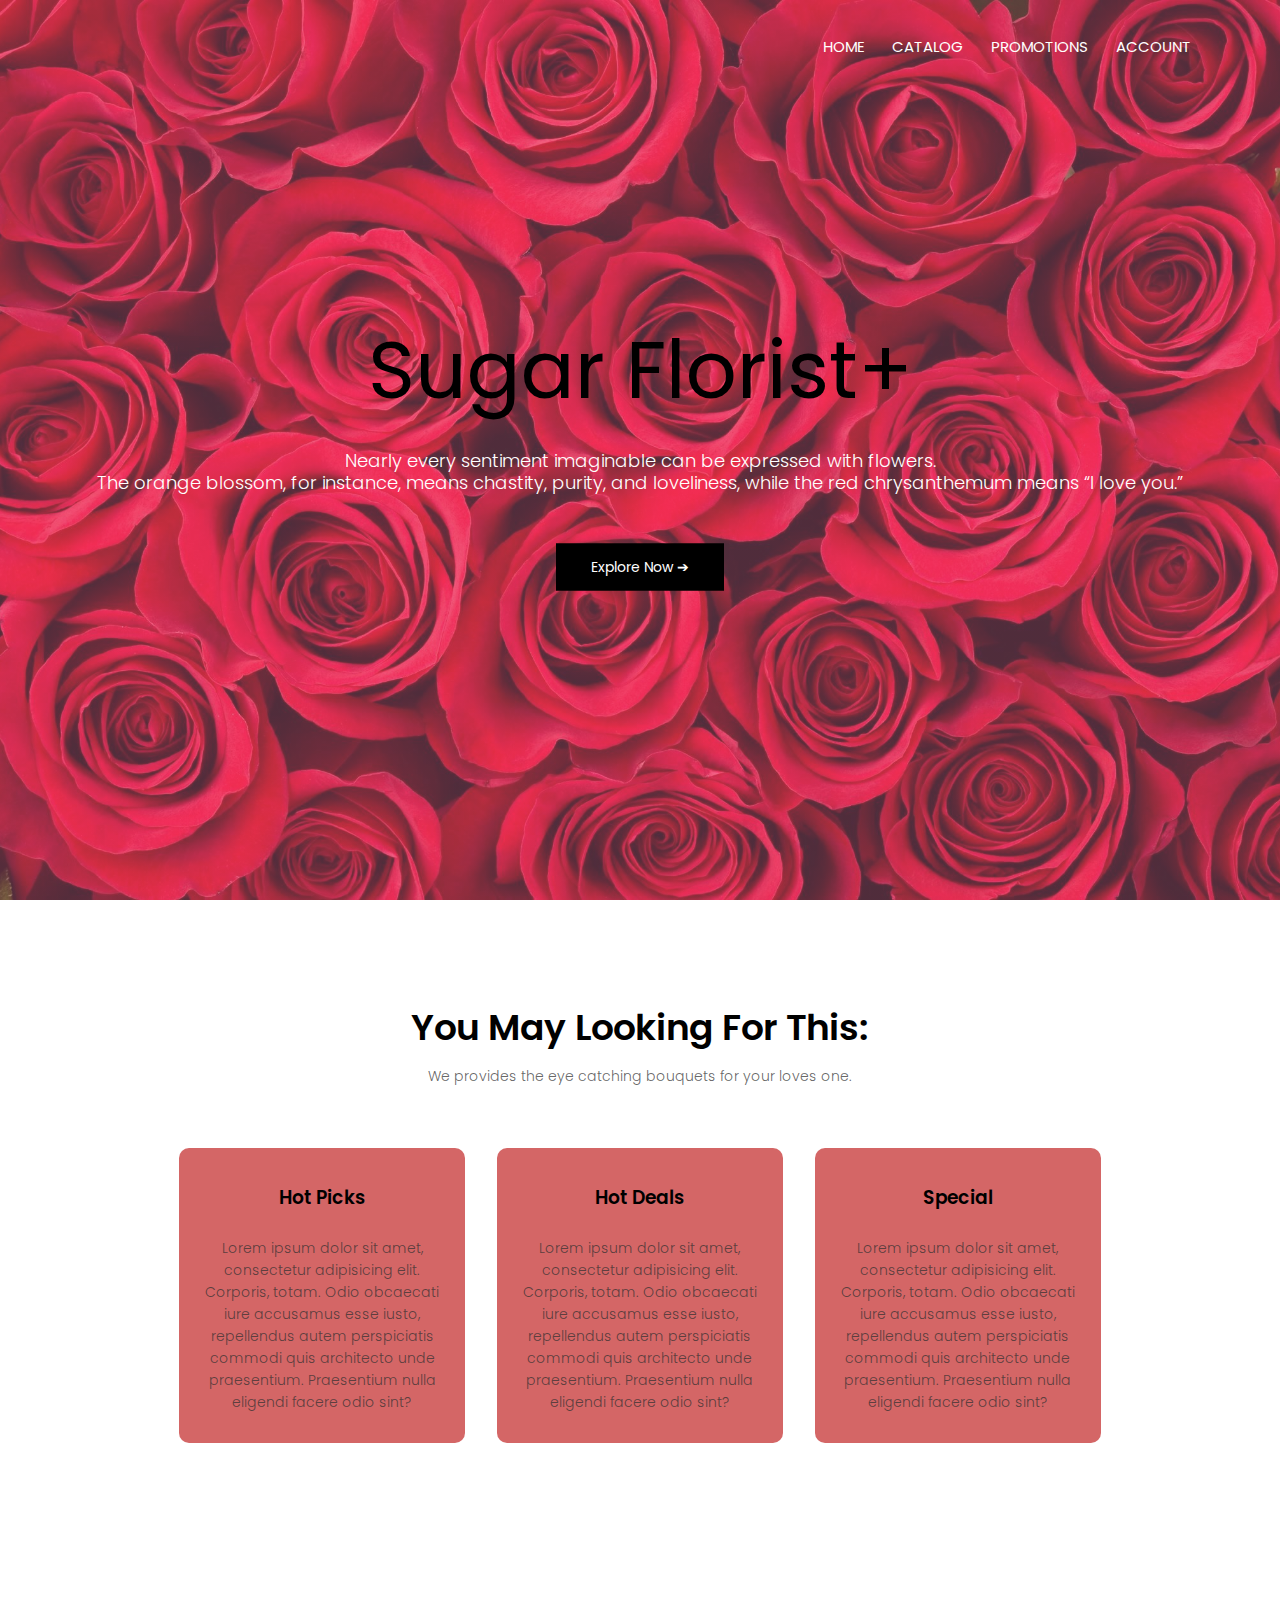
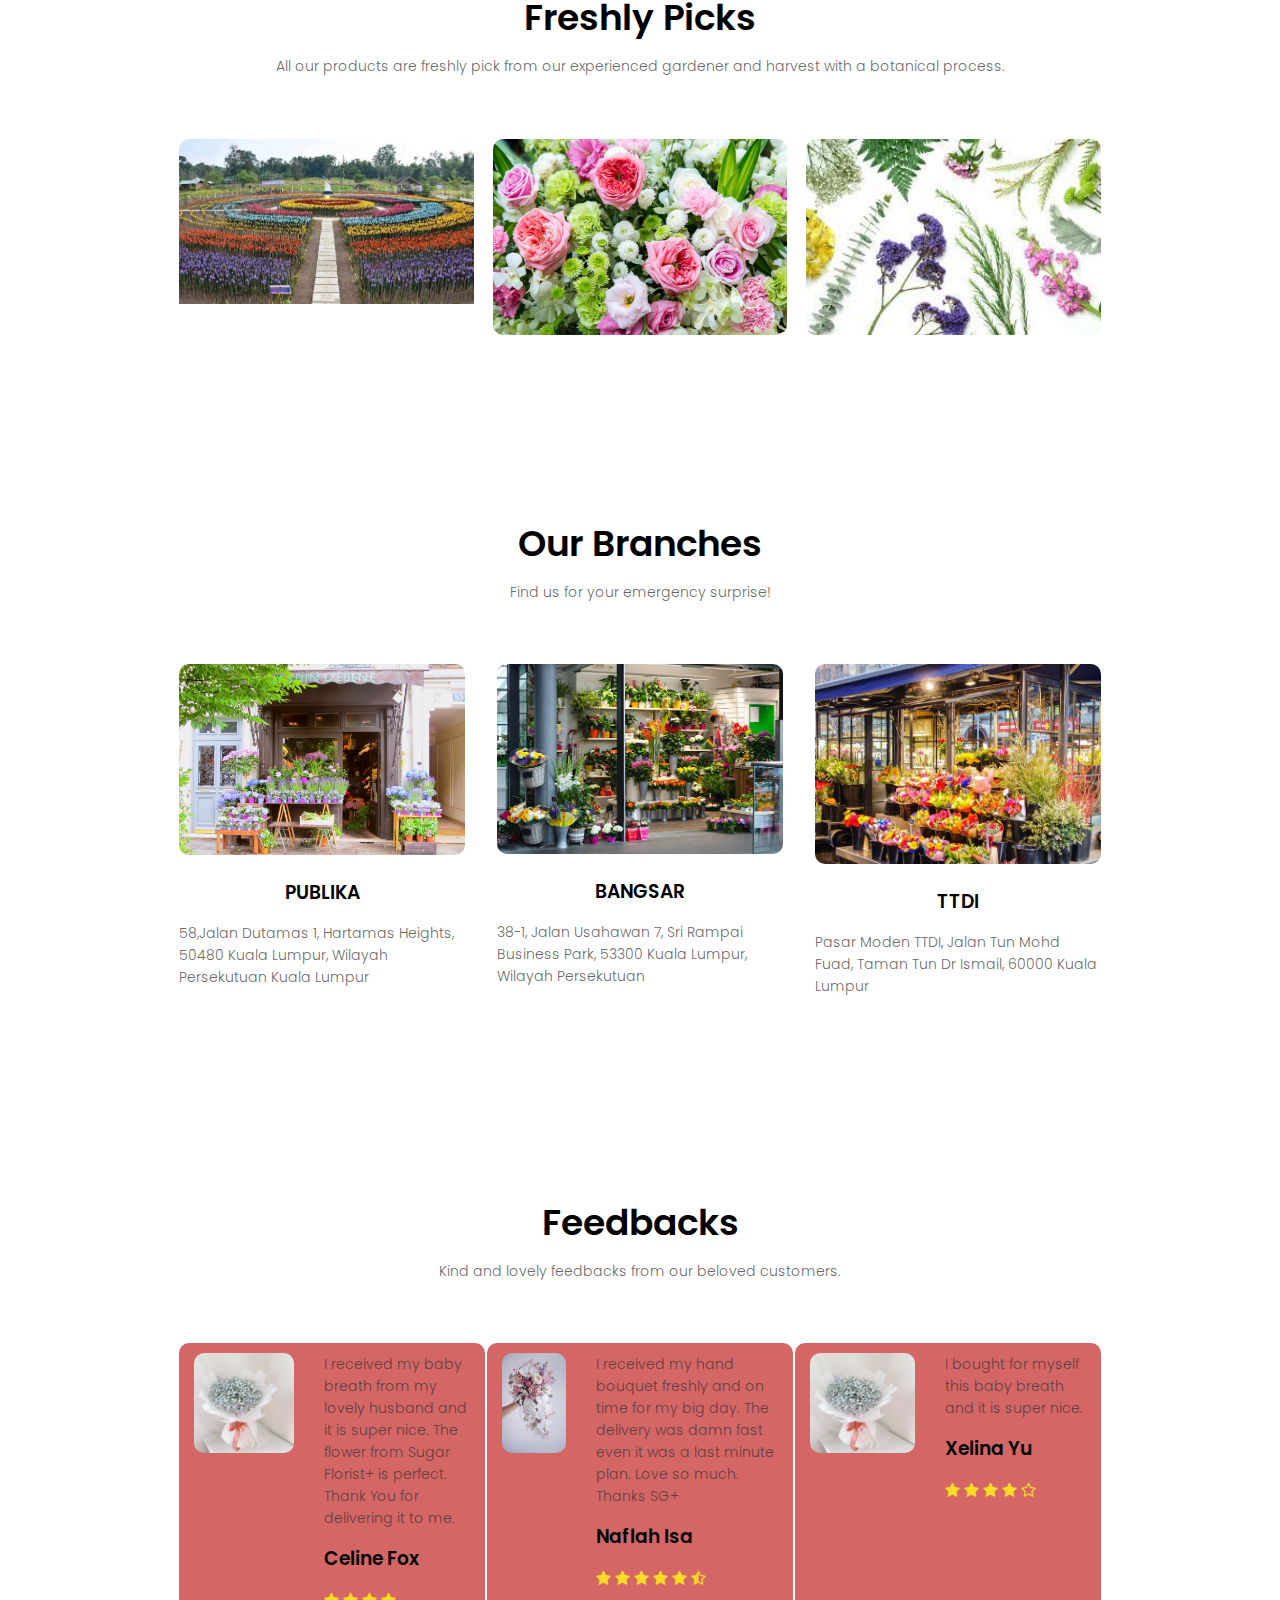
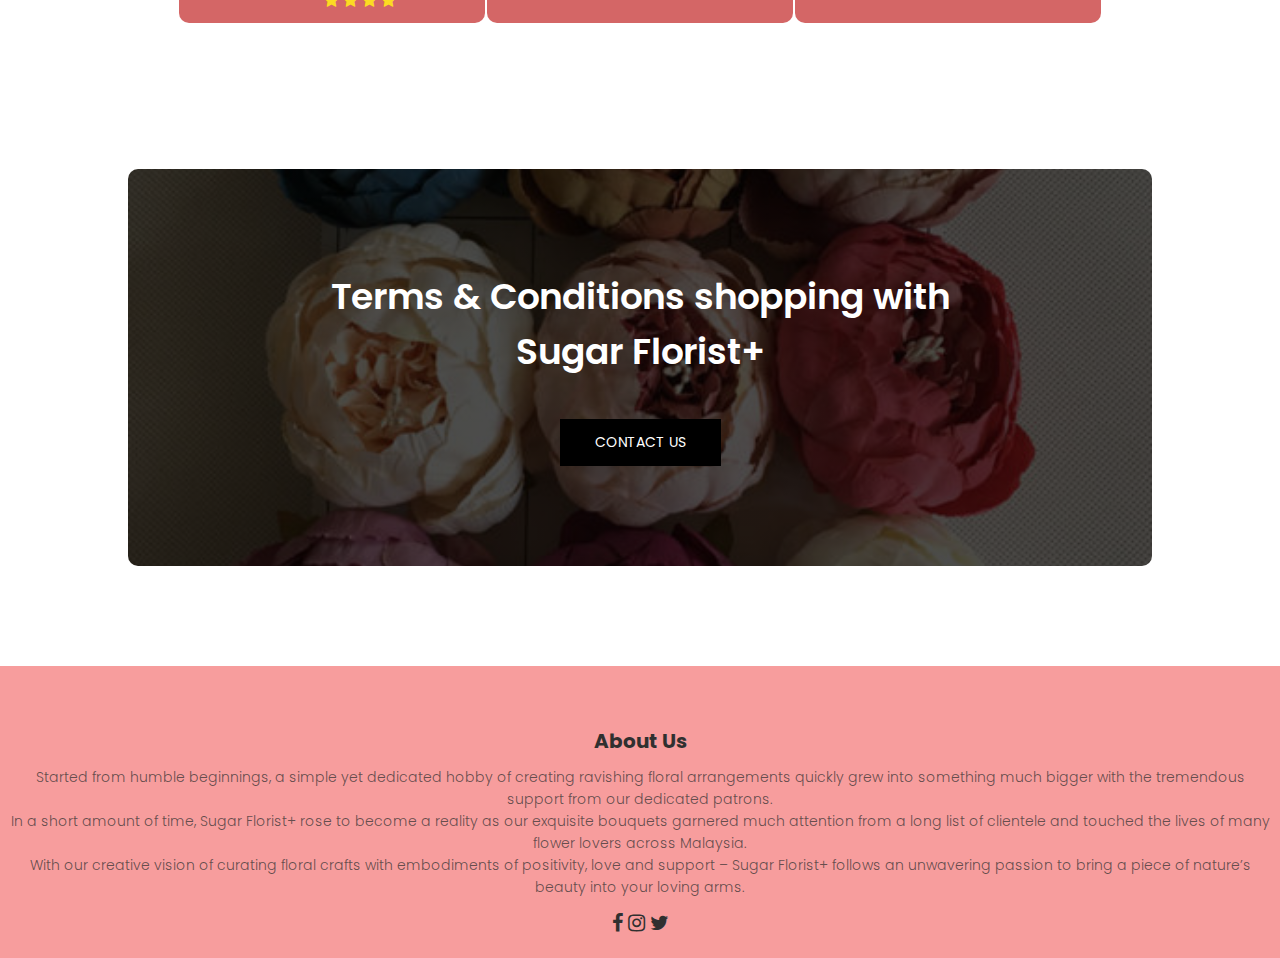
<file: index.html>
<!DOCTYPE html>
<html lang="en">
<head>
    <meta name="viewport" content="width=device-width, initial-scale=1.0">
    <title>Sugar Florist+</title>
    <link rel="shorcut icon" type="image/jpg" href="images/favicon.jpg">
    <link rel="stylesheet" href="style.css">
    <link rel="preconnect" href="https://fonts.googleapis.com">
<link rel="preconnect" href="https://fonts.gstatic.com" crossorigin>
<link href="https://fonts.googleapis.com/css2?family=Poppins:wght@100;200;300;400;500;600;700&display=swap" rel="stylesheet">
<link rel="stylesheet" href="https://stackpath.bootstrapcdn.com/font-awesome/4.7.0/css/font-awesome.min.css">
</head>
<body>
<section class="header">
        <nav>
            <div class="nav-links" id="navLinks">
                <i class="fa fa-times" onclick="hiddenMenu()"></i>
                <ul>
                    <li><a href="">HOME</a></li>
                    <li><a href="">CATALOG</a></li>
                    <li><a href="">PROMOTIONS</a></li>
                    <li><a href="">ACCOUNT</a></li>
                </ul>
            </div>
            <i class="fa fa-bars"  onclick="showMenu()"></i>
        </nav>

<div class="text-box">
    <h1>Sugar Florist+</h1>
    <p>Nearly every sentiment imaginable can be expressed with flowers. <br> 
        The orange blossom, for instance, means chastity, purity, and loveliness, while the red chrysanthemum means “I love you.”
    </p>
    <a href=""class="hero-btn">Explore Now &#10132;</a>
</div>


</section>

<!--- You May Looking For This --->

<section class="Looking">
    <h1>You May Looking For This:</h1>
    <p>We provides the eye catching bouquets for your loves one.</p>

    <div class="row">
        <div class="Looking-col">
            <h3>Hot Picks</h3>
            <p>Lorem ipsum dolor sit amet, consectetur adipisicing elit. 
                Corporis, totam. Odio obcaecati iure accusamus esse iusto, repellendus autem perspiciatis commodi quis architecto unde praesentium. 
                Praesentium nulla eligendi facere odio sint?</p>
        </div>
        <div class="Looking-col">
            <h3>Hot Deals</h3>
            <p>Lorem ipsum dolor sit amet, consectetur adipisicing elit. 
                Corporis, totam. Odio obcaecati iure accusamus esse iusto, repellendus autem perspiciatis commodi quis architecto unde praesentium. 
                Praesentium nulla eligendi facere odio sint?</p>
        </div>
        <div class="Looking-col">
            <h3>Special</h3>
            <p>Lorem ipsum dolor sit amet, consectetur adipisicing elit. 
                Corporis, totam. Odio obcaecati iure accusamus esse iusto, repellendus autem perspiciatis commodi quis architecto unde praesentium. 
                Praesentium nulla eligendi facere odio sint?</p>
        </div>
    </div>
</section>


<!--- Freshly Picks --->

<section class="fresh">
    <h1>Freshly Picks</h1>
    <p>All our products are freshly pick from our experienced gardener and harvest with a botanical process.</p>

<div class="row">
    <div class="fresh-col">
        <img src="images/nursery.jpg">
        <div class="layer">
            <h3>NURSERY</h3>
        </div>
    </div>
    <div class="fresh-col">
        <img src="images/plow.jpg">
        <div class="layer">
            <h3>FLOWERS</h3>
        </div>
    </div>
    <div class="fresh-col">
        <img src="images/leaves.jpg">
        <div class="layer">
            <h3>LEAVES</h3>
        </div>
    </div>
</div>
</section>

<!----Branches ---->

<section class="branch">
    <h1>Our Branches</h1>
    <p>Find us for your emergency surprise!</p>

    <div class="row">
        <div class="branch-col">
            <img src="images/f1.jpg">
            <h3>PUBLIKA</h3>
            <p>58,Jalan Dutamas 1, Hartamas Heights, 50480 Kuala Lumpur,
                 Wilayah Persekutuan Kuala Lumpur</p>
        </div>
        <div class="branch-col">
            <img src="images/f2.jpg">
            <h3>BANGSAR</h3>
            <p>38-1, Jalan Usahawan 7, Sri Rampai Business Park, 
                53300 Kuala Lumpur, Wilayah Persekutuan</p>
        </div>
        <div class="branch-col">
            <img src="images/f3.jpg">
            <h3>TTDI</h3>
            <p>Pasar Moden TTDI, Jalan Tun Mohd Fuad, Taman Tun Dr Ismail, 60000 Kuala Lumpur</p>
        </div>
    </div>
    
</section>

<!---Feedback --->

<section class="feedback">
    <h1>Feedbacks</h1>
    <p>Kind and lovely feedbacks from our beloved customers.</p>
    
    <div class="row">
        <div class="feedback-col">
            <img src="images/baby_breath.jpg"> 
            <div>
                <p>I received my baby breath from my lovely husband and it is super nice. 
                    The flower from Sugar Florist+ is perfect. Thank You for delivering it to me.</p>
                    <h3>Celine Fox</h3>
                    <i class="fa fa-star"></i>
                    <i class="fa fa-star"></i>
                    <i class="fa fa-star"></i>
                    <i class="fa fa-star"></i>
            </div>
        </div>
        <div class="feedback-col">
            <img src="images/bride.png"> 
            <div>
                <p>I received my hand bouquet freshly and on time for my big day. The delivery was damn fast even it was a last minute plan. Love so much. Thanks SG+ </p>
                    <h3>Naflah Isa</h3>
                    <i class="fa fa-star"></i>
                    <i class="fa fa-star"></i>
                    <i class="fa fa-star"></i>
                    <i class="fa fa-star"></i>
                    <i class="fa fa-star"></i>
                    <i class="fa fa-star-half-o"></i>
            </div>
        </div>
        <div class="feedback-col">
            <img src="images/baby_breath.jpg"> 
            <div>
                <p>I bought for myself this baby breath and it is super nice. </p>
                    <h3>Xelina Yu</h3>
                    <i class="fa fa-star"></i>
                    <i class="fa fa-star"></i>
                    <i class="fa fa-star"></i>
                    <i class="fa fa-star"></i>
                    <i class="fa fa-star-o"></i>
            </div>
        </div>           
    </div>

</section>


<!--- Terms & Conditions --->

<section class="terms">
    <h1>Terms & Conditions shopping with <br> Sugar Florist+</h1>
    <a href="" class="hero-btn">CONTACT US</a>

</section>

<!--- Footer --->

<section class="footer">
    <h4>About Us</h4>
    <p>Started from humble beginnings, a simple yet dedicated hobby of creating ravishing floral arrangements quickly grew into something much bigger with the tremendous support from our dedicated patrons. <br>
        In a short amount of time, Sugar Florist+ rose to become a reality as our exquisite bouquets garnered much attention from a long list of clientele and touched the lives of many flower lovers across Malaysia.<br> With our creative vision of curating floral crafts with embodiments of positivity, love and support – Sugar Florist+ follows an unwavering passion to bring a piece of nature’s beauty into your loving arms.

    </p>
        <div class="icons">
            <i class="fa fa-facebook"></i>
            <i class="fa fa-instagram"></i>
            <i class="fa fa-twitter"></i>
        </div>
       


</section>












<!---JScript 4 toggle menu--->
<script>

    var navLinks = document.getElementById("navLinks")

    function showMenu(){
        navLinks.style.right = "0";
    }
    function hiddenMenu(){
        navLinks.style.right = "-200px";
    }

</script>

    
</body>
</html>
</file>
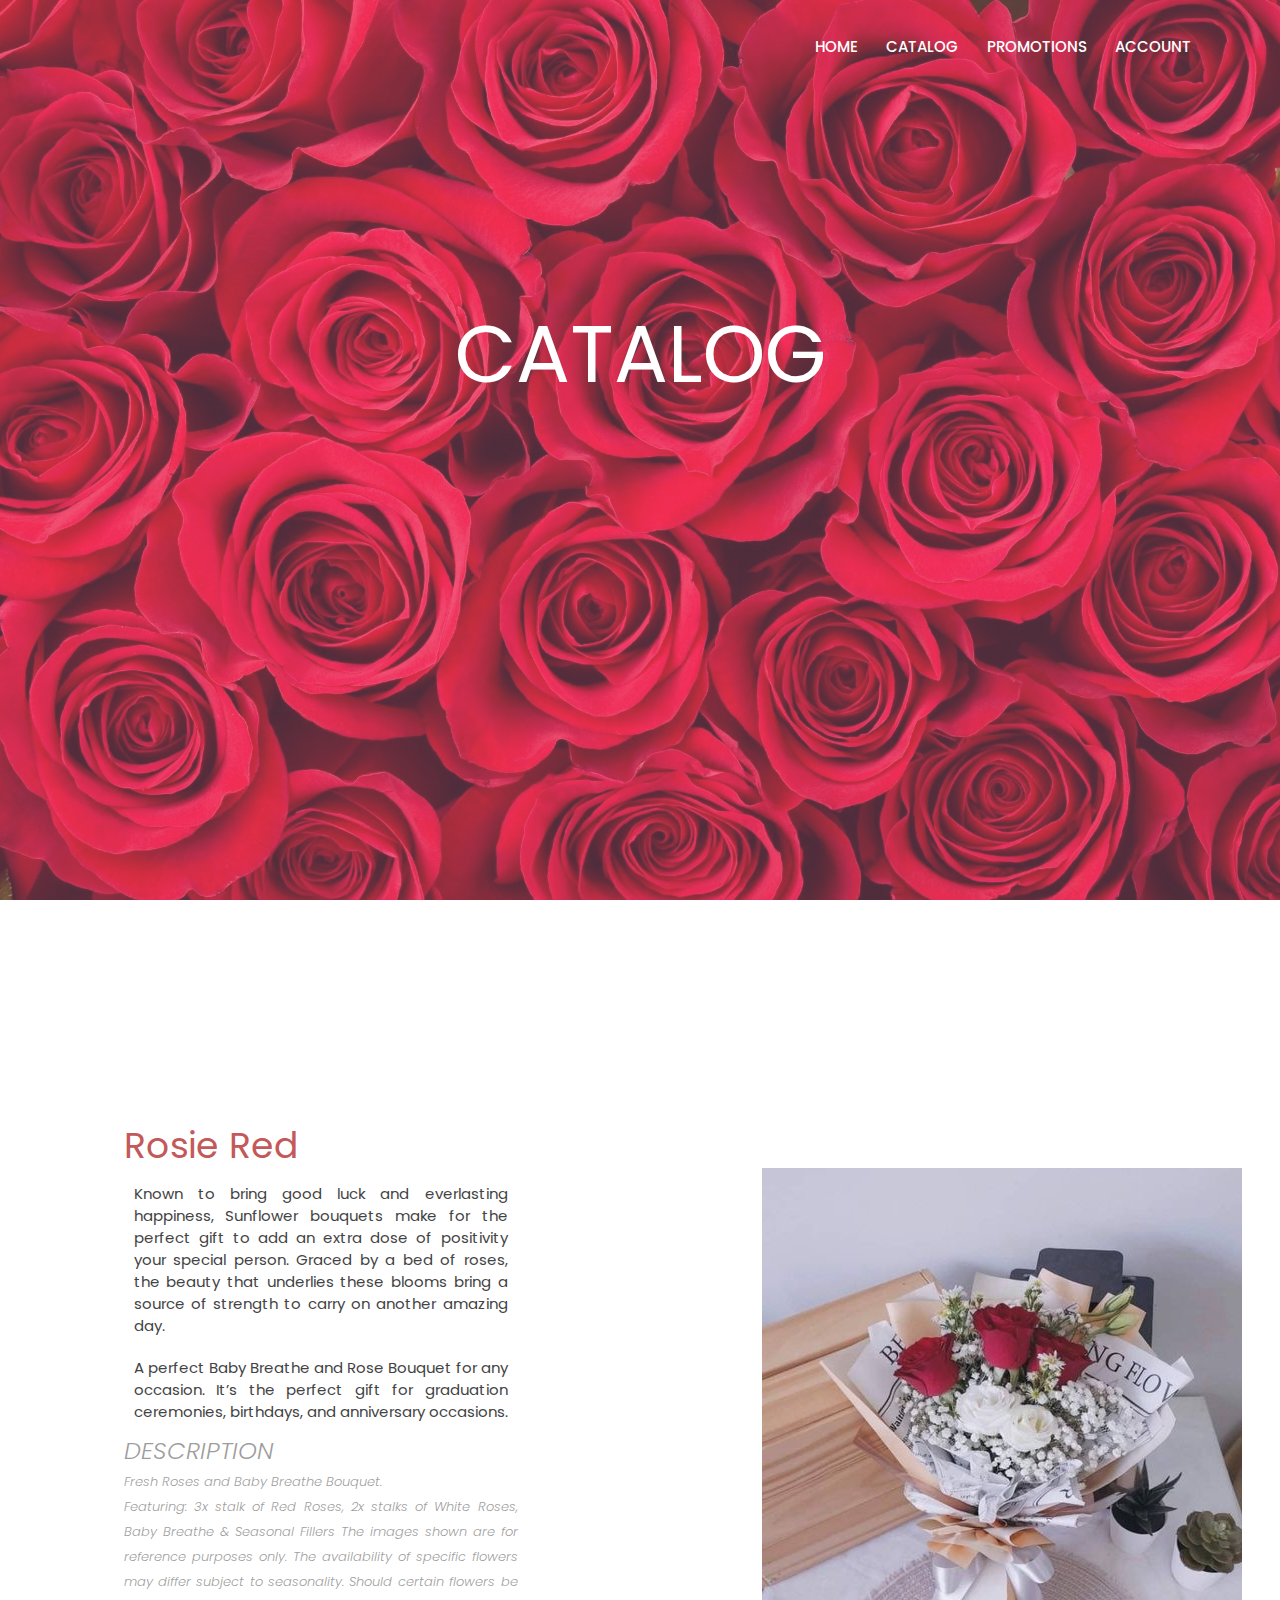
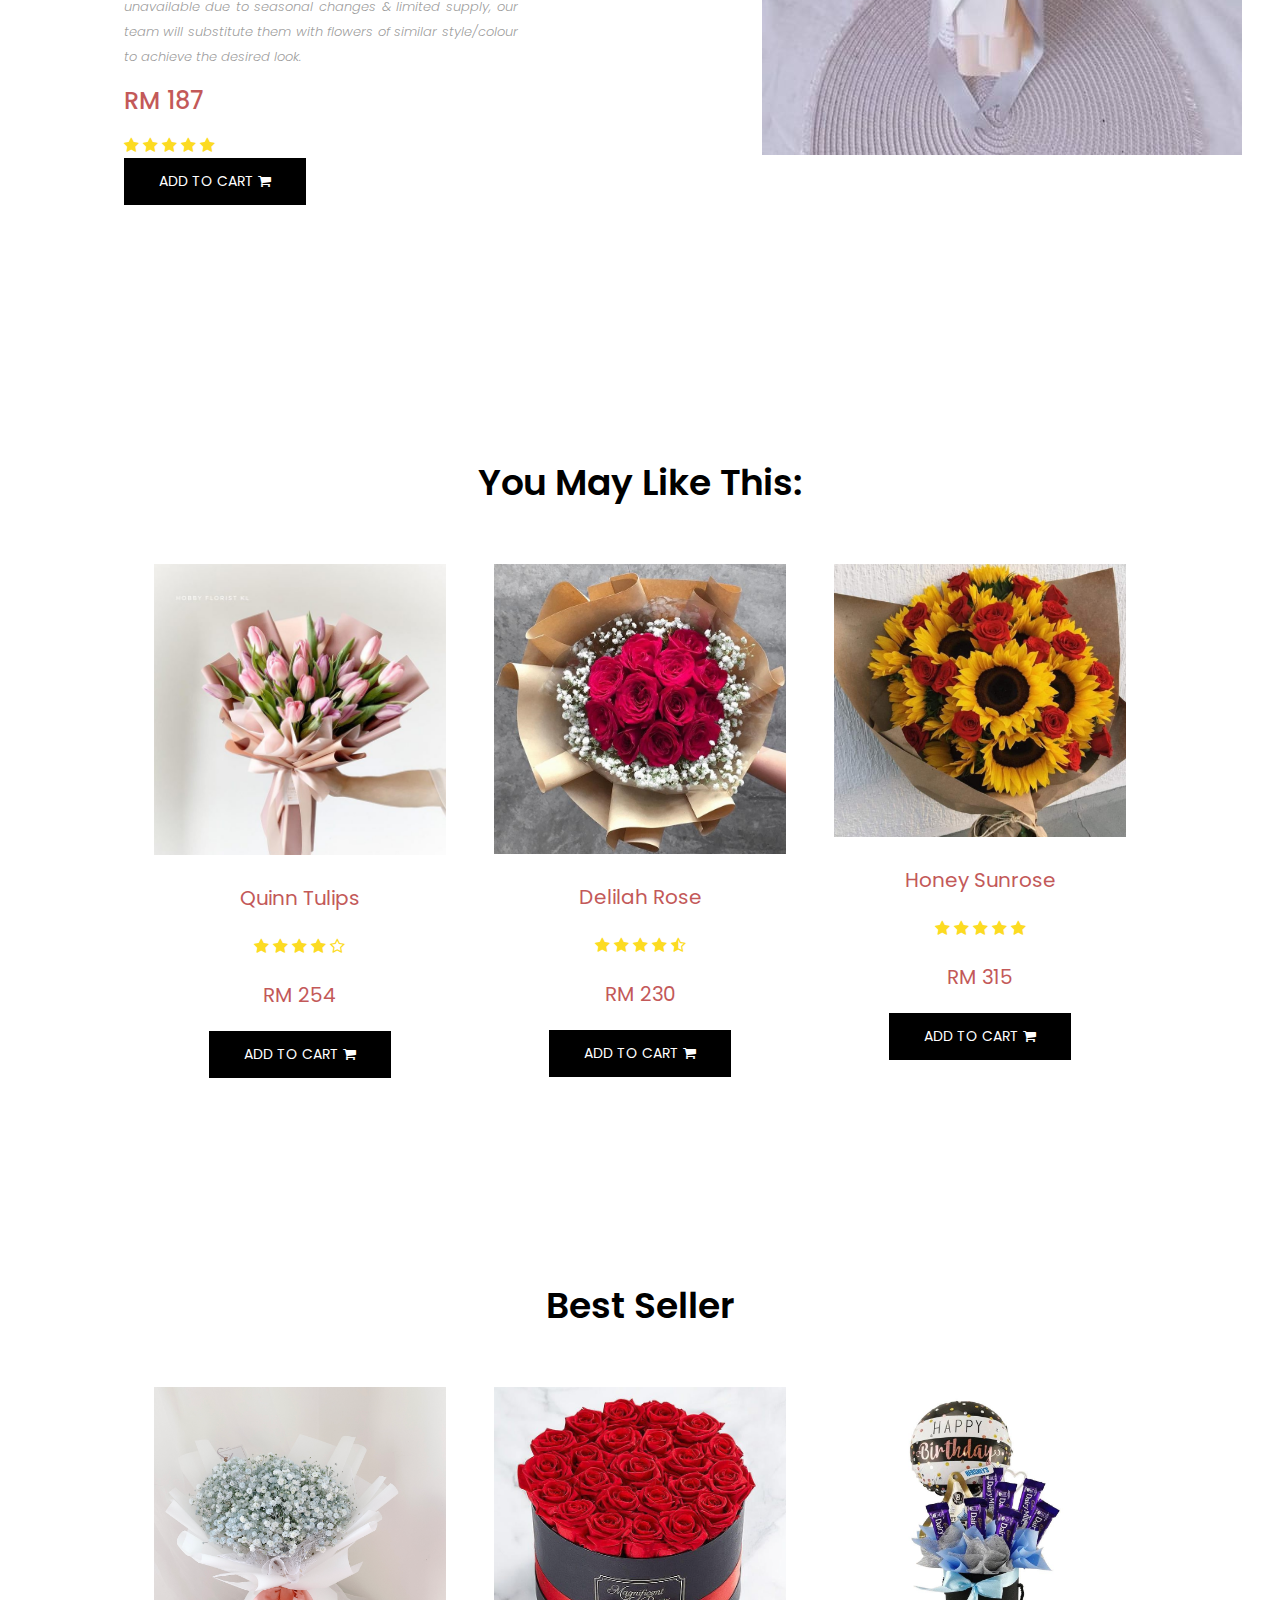
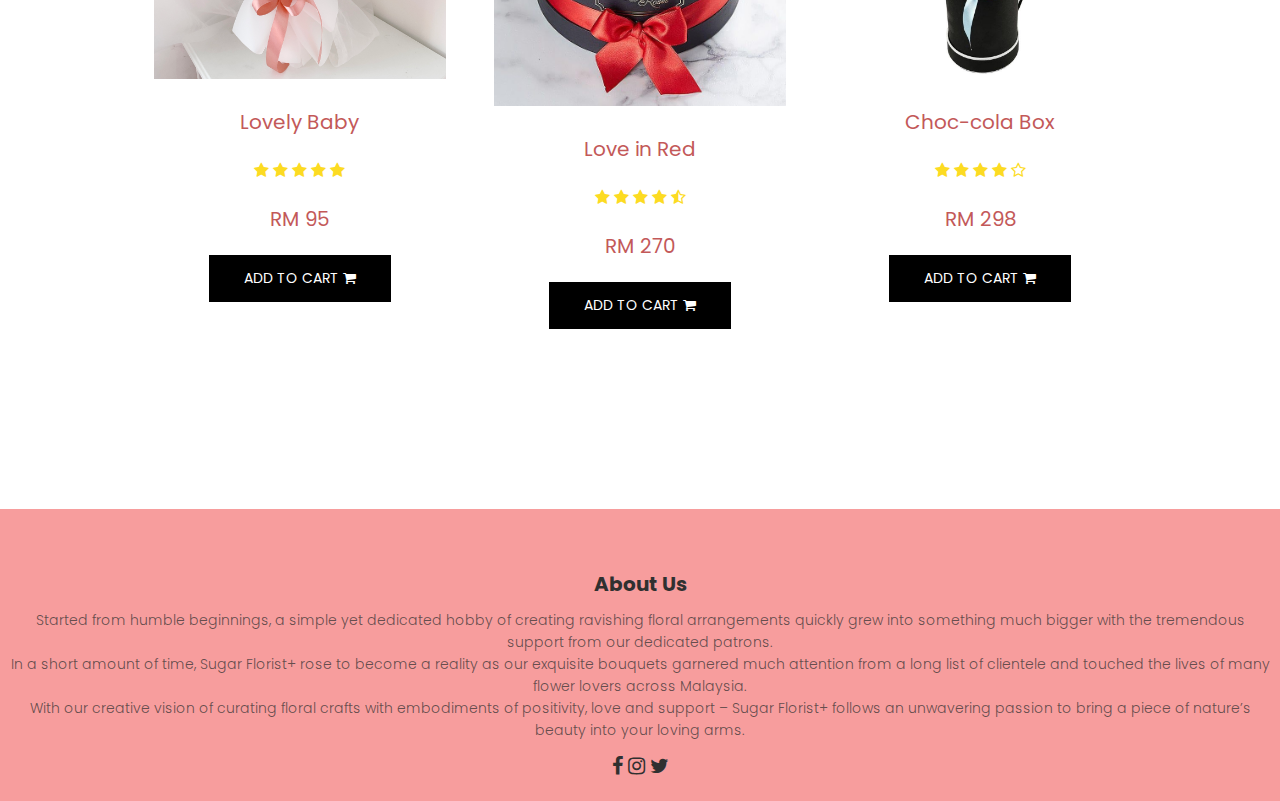
<file: account.html>
<!DOCTYPE html>
<html lang="en">
<head>
    <meta name="viewport" content="width=device-width, initial-scale=1.0">
    <title>Sugar Florist+</title>
    <link rel="shorcut icon" type="image/jpg" href="images/favicon.jpg">
    <link rel="stylesheet" href="style.css">
    <link rel="preconnect" href="https://fonts.googleapis.com">
<link rel="preconnect" href="https://fonts.gstatic.com" crossorigin>
<link href="https://fonts.googleapis.com/css2?family=Poppins:wght@100;200;300;400;500;600;700&display=swap" rel="stylesheet">
<link rel="stylesheet" href="https://stackpath.bootstrapcdn.com/font-awesome/4.7.0/css/font-awesome.min.css">
</head>
<body>
<section class="sub-header">
        <nav>
            <div class="nav-links" id="navLinks">
                <i class="fa fa-times" onclick="hiddenMenu()"></i>
                <ul>
                    <li><a href="">HOME</a></li>
                    <li><a href="">CATALOG</a></li>
                    <li><a href="">PROMOTIONS</a></li>
                    <li><a href="">ACCOUNT</a></li>
                </ul>
            </div>
            <i class="fa fa-bars"  onclick="showMenu()"></i>
        </nav>
        <h1>CATALOG</h1>
</section>

<!--- Catalog --->

<section class="catalog">

    <div class="row">
        <div class="catalog-col">
            <h1>Rosie Red</h1>
            <p>Known to bring good luck and everlasting happiness, Sunflower bouquets make for the perfect gift to add an extra dose of positivity 
                 your special person. Graced by a bed of roses, the beauty that underlies these blooms bring a source of strength to carry on another amazing day.</p>
            <p>A perfect Baby Breathe and Rose Bouquet for any occasion. It’s the perfect gift for graduation ceremonies, birthdays, and anniversary occasions.</p>
            <h2>DESCRIPTION</h2>
            <p1>Fresh Roses and Baby Breathe Bouquet.<br>Featuring: 3x stalk of Red Roses, 2x stalks of White Roses, Baby Breathe & Seasonal Fillers </p1>
            <p1>The images shown are for reference purposes only. The availability of specific flowers may differ subject to seasonality. Should certain flowers be unavailable due to seasonal changes & limited supply, our team will substitute them with flowers of similar style/colour to achieve the desired look.</p1>
             <h3>RM 187</h3>
             <div class="rating">
                <i class="fa fa-star" ></i>
                <i class="fa fa-star" ></i>
                <i class="fa fa-star" ></i>
                <i class="fa fa-star" ></i>
                <i class="fa fa-star" ></i>
            </div>
            <a href="" class="hero-btn red-btn">ADD TO CART <i><i class="fa fa-shopping-cart"></i></i></a>
        </div>
        <div class="catalog-col">
            <img src="images/bw100.jpg">
        </div>
    </div>

<!------ You May Like This --------->
<div class="categories">
    <div class="small-container">
        <h4>You May Like This:</h4>
        <div class="row">
            <div class="col-3">
                <img src="images/tulips.jpg">
                <p>Quinn Tulips</p>
                <div class="rating">
                    <i class="fa fa-star" ></i>
                    <i class="fa fa-star" ></i>
                    <i class="fa fa-star" ></i>
                    <i class="fa fa-star" ></i>
                    <i class="fa fa-star-o" ></i>
                </div>
                <p>RM 254</p>
                <a href="" class="hero-btn red-btn">ADD TO CART <i><i class="fa fa-shopping-cart"></i></i></a>
            </div>
            <div class="col-3">
                <img src="images/roses.jpg">
                <p>Delilah Rose</p>
                <div class="rating">
                    <i class="fa fa-star" ></i>
                    <i class="fa fa-star" ></i>
                    <i class="fa fa-star" ></i>
                    <i class="fa fa-star" ></i>
                    <i class="fa fa-star-half-o" ></i>
                </div>
                <p>RM 230</p>
                <a href="" class="hero-btn red-btn">ADD TO CART <i><i class="fa fa-shopping-cart"></i></i></a>
            </div>
            <div class="col-3">
                <img src="images/sunrose.jpg">
                <p>Honey Sunrose</p>
                <div class="rating">
                    <i class="fa fa-star" ></i>
                    <i class="fa fa-star" ></i>
                    <i class="fa fa-star" ></i>
                    <i class="fa fa-star" ></i>
                    <i class="fa fa-star" ></i>
                <p>RM 315</p>
                <a href="" class="hero-btn red-btn">ADD TO CART <i><i class="fa fa-shopping-cart"></i></i></a>
            </div>
        </div>
    </div>  
</div>

<!--- Best Seller --->
<div class="categories">
    <div class="small-container">
        <h5>Best Seller</h5>
        <div class="row">
            <div class="col-4">
                <img src="images/baby_breath.jpg">
                <p>Lovely Baby</p>
                <div class="rating">
                    <i class="fa fa-star" ></i>
                    <i class="fa fa-star" ></i>
                    <i class="fa fa-star" ></i>
                    <i class="fa fa-star" ></i>
                    <i class="fa fa-star" ></i>
                </div>
                <p>RM 95</p>
                <a href="" class="hero-btn red-btn">ADD TO CART <i><i class="fa fa-shopping-cart"></i></i></a>
            </div>
            <div class="col-4">
                <img src="images/vv.jpg">
                <p>Love in Red</p>
                <div class="rating">
                    <i class="fa fa-star" ></i>
                    <i class="fa fa-star" ></i>
                    <i class="fa fa-star" ></i>
                    <i class="fa fa-star" ></i>
                    <i class="fa fa-star-half-o" ></i>
                </div>
                <p>RM 270</p>
                <a href="" class="hero-btn red-btn">ADD TO CART <i><i class="fa fa-shopping-cart"></i></i></a>
            </div>
            <div class="col-4">
                <img src="images/choc.jpg">
                <p>Choc-cola Box</p>
                <div class="rating">
                    <i class="fa fa-star" ></i>
                    <i class="fa fa-star" ></i>
                    <i class="fa fa-star" ></i>
                    <i class="fa fa-star" ></i>
                    <i class="fa fa-star-o" ></i>
                <p>RM 298</p>
                <a href="" class="hero-btn red-btn">ADD TO CART <i><i class="fa fa-shopping-cart"></i></i></a>
            </div>
        </div>
    </div>  
</div>


</section>




<!--- Footer --->

<section class="footer">
    <h4>About Us</h4>
    <p>Started from humble beginnings, a simple yet dedicated hobby of creating ravishing floral arrangements quickly grew into something much bigger with the tremendous support from our dedicated patrons. <br>
        In a short amount of time, Sugar Florist+ rose to become a reality as our exquisite bouquets garnered much attention from a long list of clientele and touched the lives of many flower lovers across Malaysia.<br> With our creative vision of curating floral crafts with embodiments of positivity, love and support – Sugar Florist+ follows an unwavering passion to bring a piece of nature’s beauty into your loving arms.

    </p>
        <div class="icons">
            <i class="fa fa-facebook"></i>
            <i class="fa fa-instagram"></i>
            <i class="fa fa-twitter"></i>
        </div>
       


</section>













<!---JScript 4 toggle menu--->
<script>

    var navLinks = document.getElementById("navLinks")

    function showMenu(){
        navLinks.style.right = "0";
    }
    function hiddenMenu(){
        navLinks.style.right = "-200px";
    }

</script>

    
</body>
</html>
</file>
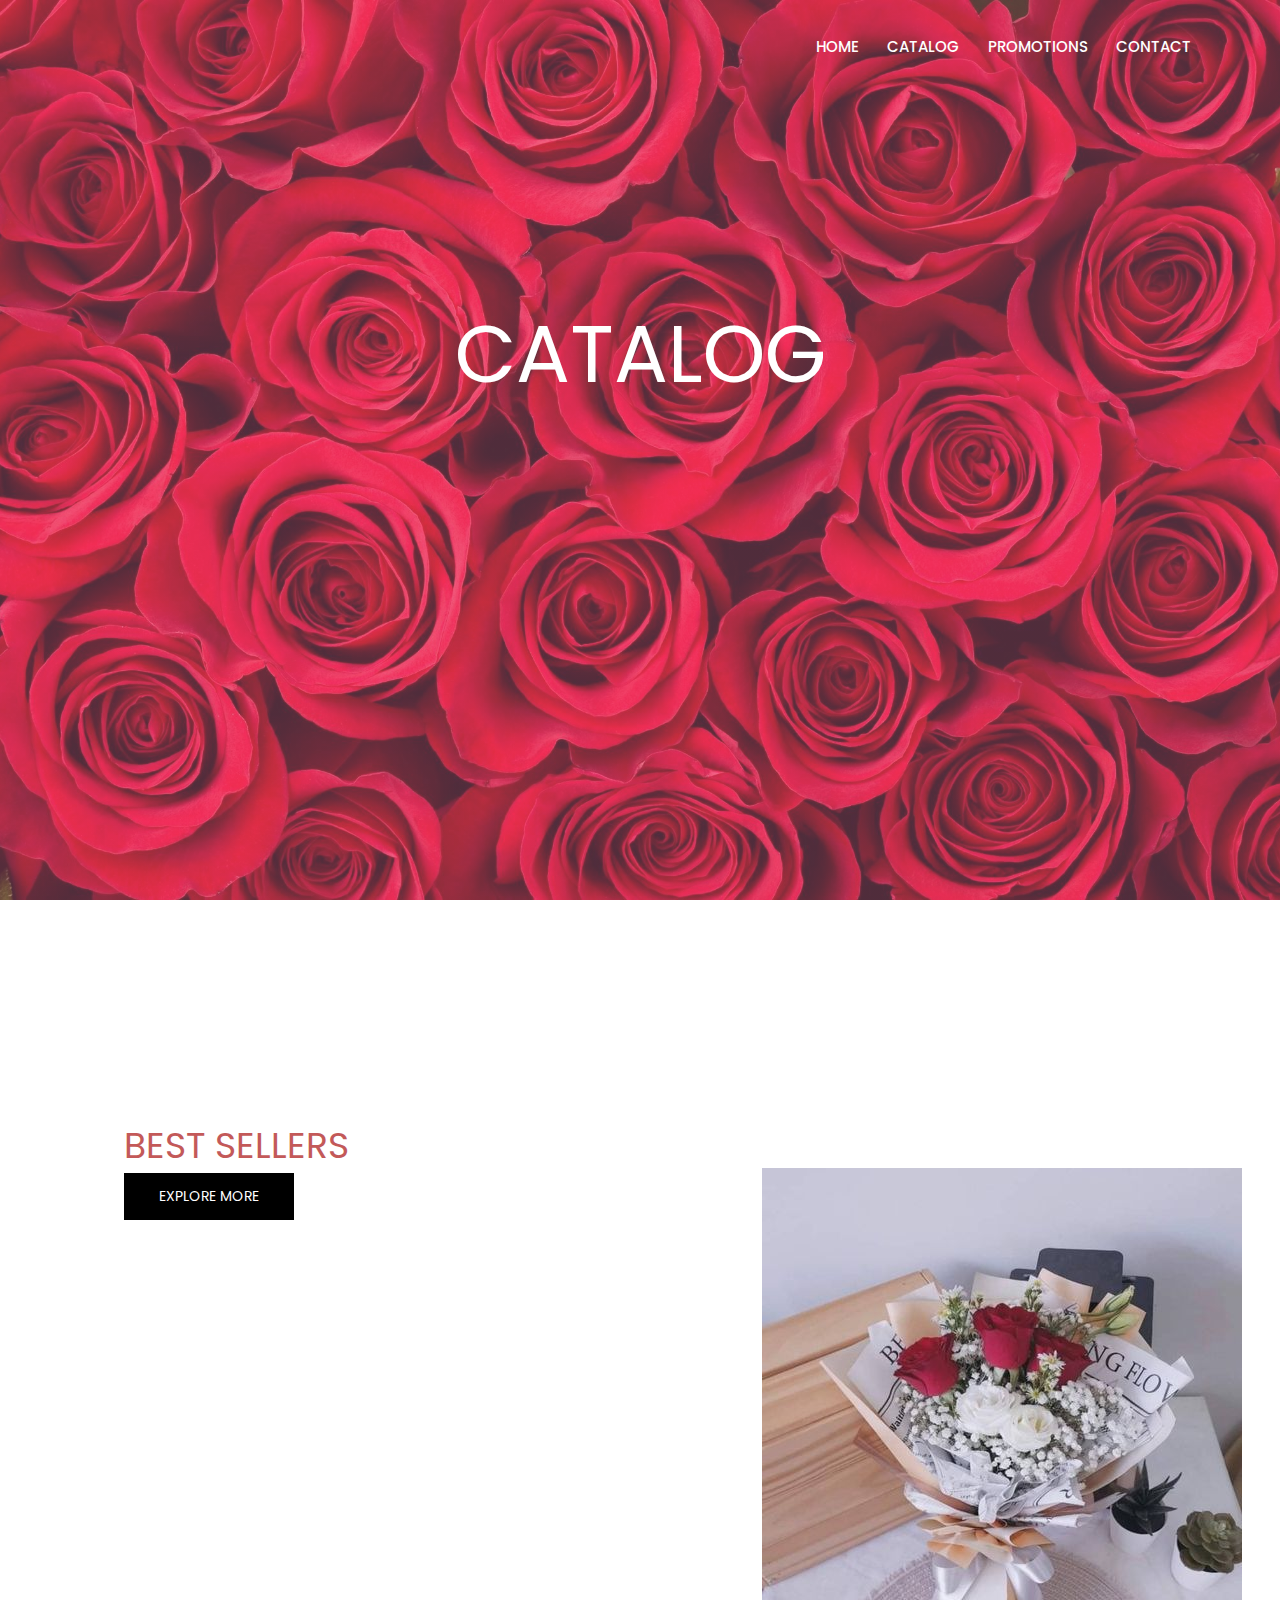
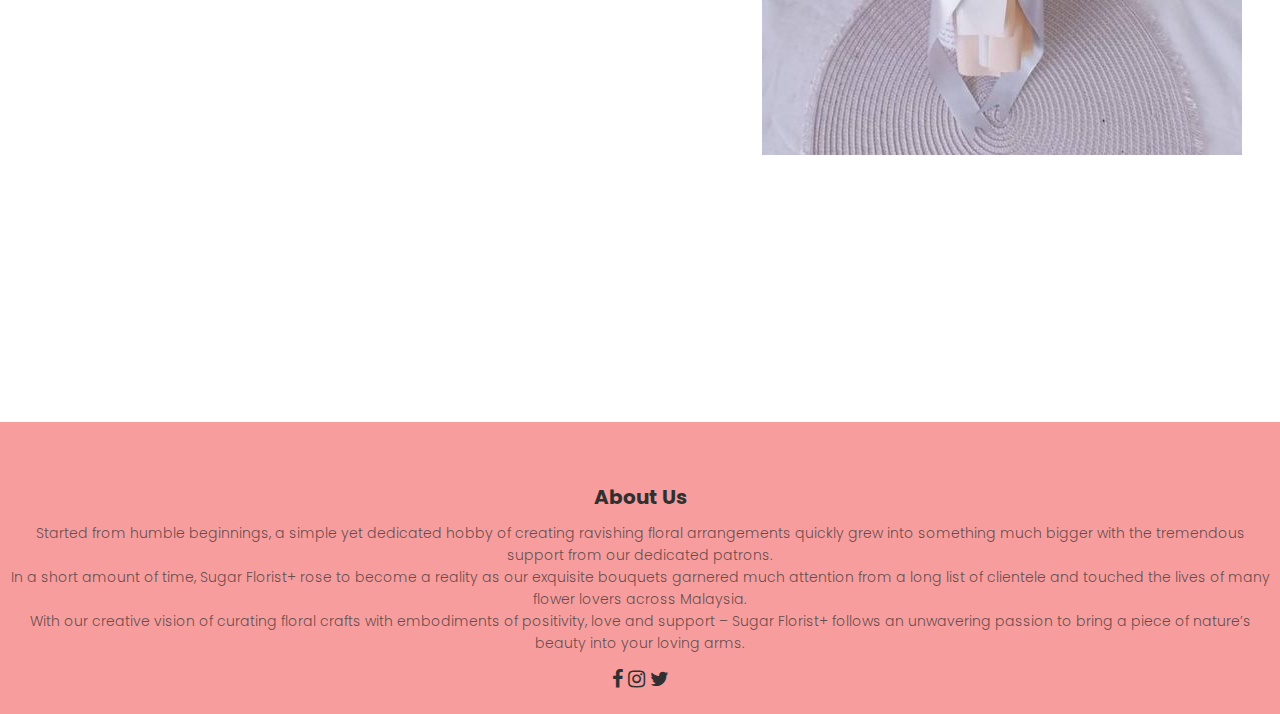
<file: catalog.html>
<!DOCTYPE html>
<html lang="en">
<head>
    <meta name="viewport" content="width=device-width, initial-scale=1.0">
    <title>Sugar Florist+</title>
    <link rel="shorcut icon" type="image/jpg" href="images/favicon.jpg">
    <link rel="stylesheet" href="style.css">
    <link rel="preconnect" href="https://fonts.googleapis.com">
<link rel="preconnect" href="https://fonts.gstatic.com" crossorigin>
<link href="https://fonts.googleapis.com/css2?family=Poppins:wght@100;200;300;400;500;600;700&display=swap" rel="stylesheet">
<link rel="stylesheet" href="https://stackpath.bootstrapcdn.com/font-awesome/4.7.0/css/font-awesome.min.css">
</head>
<body>
<section class="sub-header">
        <nav>
            <div class="nav-links" id="navLinks">
                <i class="fa fa-times" onclick="hiddenMenu()"></i>
                <ul>
                    <li><a href="">HOME</a></li>
                    <li><a href="">CATALOG</a></li>
                    <li><a href="">PROMOTIONS</a></li>
                    <li><a href="">CONTACT</a></li>
                </ul>
            </div>
            <i class="fa fa-bars"  onclick="showMenu()"></i>
        </nav>
        <h1>CATALOG</h1>
</section>

<!--- Catalog --->

<section class="catalog">

    <div class="row">
        <div class="catalog-col">
            <h1>BEST SELLERS</h1>
            <a href="" class="hero-btn red-btn">EXPLORE MORE</a>
        </div>
        <div class="catalog-col">
            <img src="images/bw100.jpg">
        </div>
    </div>



</section>




<!--- Footer --->

<section class="footer">
    <h4>About Us</h4>
    <p>Started from humble beginnings, a simple yet dedicated hobby of creating ravishing floral arrangements quickly grew into something much bigger with the tremendous support from our dedicated patrons. <br>
        In a short amount of time, Sugar Florist+ rose to become a reality as our exquisite bouquets garnered much attention from a long list of clientele and touched the lives of many flower lovers across Malaysia.<br> With our creative vision of curating floral crafts with embodiments of positivity, love and support – Sugar Florist+ follows an unwavering passion to bring a piece of nature’s beauty into your loving arms.

    </p>
        <div class="icons">
            <i class="fa fa-facebook"></i>
            <i class="fa fa-instagram"></i>
            <i class="fa fa-twitter"></i>
        </div>
       


</section>













<!---JScript 4 toggle menu--->
<script>

    var navLinks = document.getElementById("navLinks")

    function showMenu(){
        navLinks.style.right = "0";
    }
    function hiddenMenu(){
        navLinks.style.right = "-200px";
    }

</script>

    
</body>
</html>
</file>
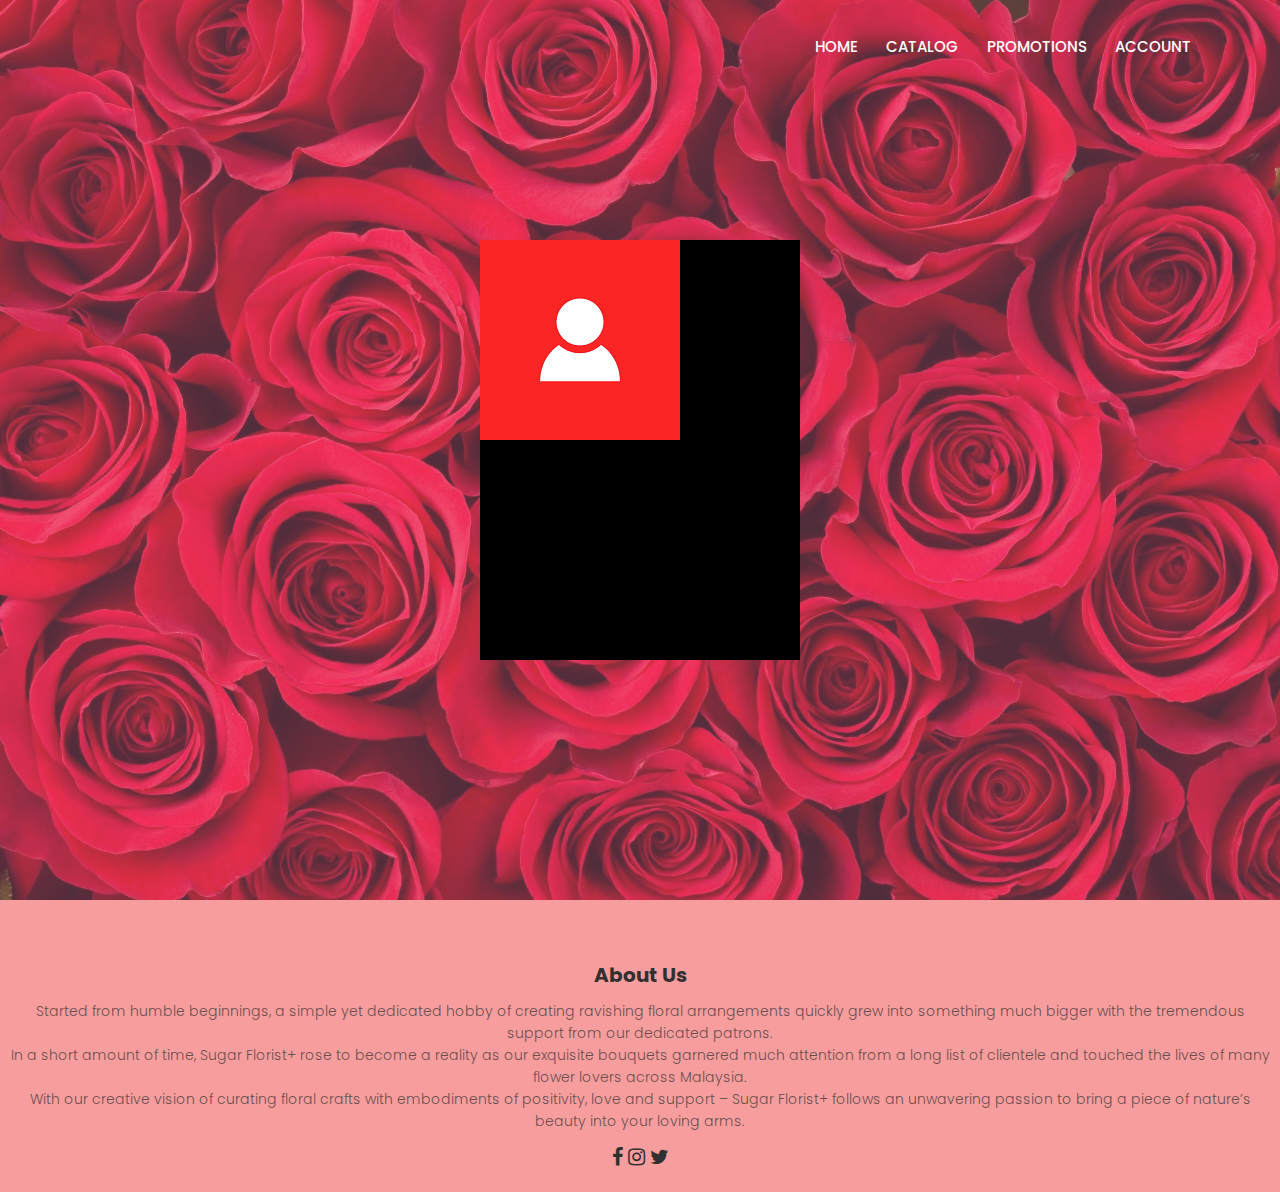
<file: contact us.html>
<!DOCTYPE html>
<html lang="en">
<head>
    <meta name="viewport" content="width=device-width, initial-scale=1.0">
    <title>Sugar Florist+</title>
    <link rel="shorcut icon" type="image/jpg" href="images/favicon.jpg">
    <link rel="stylesheet" href="style.css">
    <link rel="preconnect" href="https://fonts.googleapis.com">
<link rel="preconnect" href="https://fonts.gstatic.com" crossorigin>
<link href="https://fonts.googleapis.com/css2?family=Poppins:wght@100;200;300;400;500;600;700&display=swap" rel="stylesheet">
<link rel="stylesheet" href="https://stackpath.bootstrapcdn.com/font-awesome/4.7.0/css/font-awesome.min.css">
</head>
<body>
<section class="sub-header">
        <nav>
            <div class="nav-links" id="navLinks">
                <i class="fa fa-times" onclick="hiddenMenu()"></i>
                <ul>
                    <li><a href="">HOME</a></li>
                    <li><a href="">CATALOG</a></li>
                    <li><a href="">PROMOTIONS</a></li>
                    <li><a href="">ACCOUNT</a></li>
                </ul>
            </div>
            <i class="fa fa-bars"  onclick="showMenu()"></i>
        </nav>
       
</section>

<!--- Login --->
<section class="Login Form">
    <div class="Login-Box-col"> 
        <img src="images/images.png">
        <h1></h1>

    </div>
</section>
   







<!--- Footer --->

<section class="footer">
    <h4>About Us</h4>
    <p>Started from humble beginnings, a simple yet dedicated hobby of creating ravishing floral arrangements quickly grew into something much bigger with the tremendous support from our dedicated patrons. <br>
        In a short amount of time, Sugar Florist+ rose to become a reality as our exquisite bouquets garnered much attention from a long list of clientele and touched the lives of many flower lovers across Malaysia.<br> With our creative vision of curating floral crafts with embodiments of positivity, love and support – Sugar Florist+ follows an unwavering passion to bring a piece of nature’s beauty into your loving arms.

    </p>
        <div class="icons">
            <i class="fa fa-facebook"></i>
            <i class="fa fa-instagram"></i>
            <i class="fa fa-twitter"></i>
        </div>
</section>

<!---JScript 4 toggle menu--->
<script>

    var navLinks = document.getElementById("navLinks")

    function showMenu(){
        navLinks.style.right = "0";
    }
    function hiddenMenu(){
        navLinks.style.right = "-200px";
    }

</script>

    
</body>
</html>
</file>
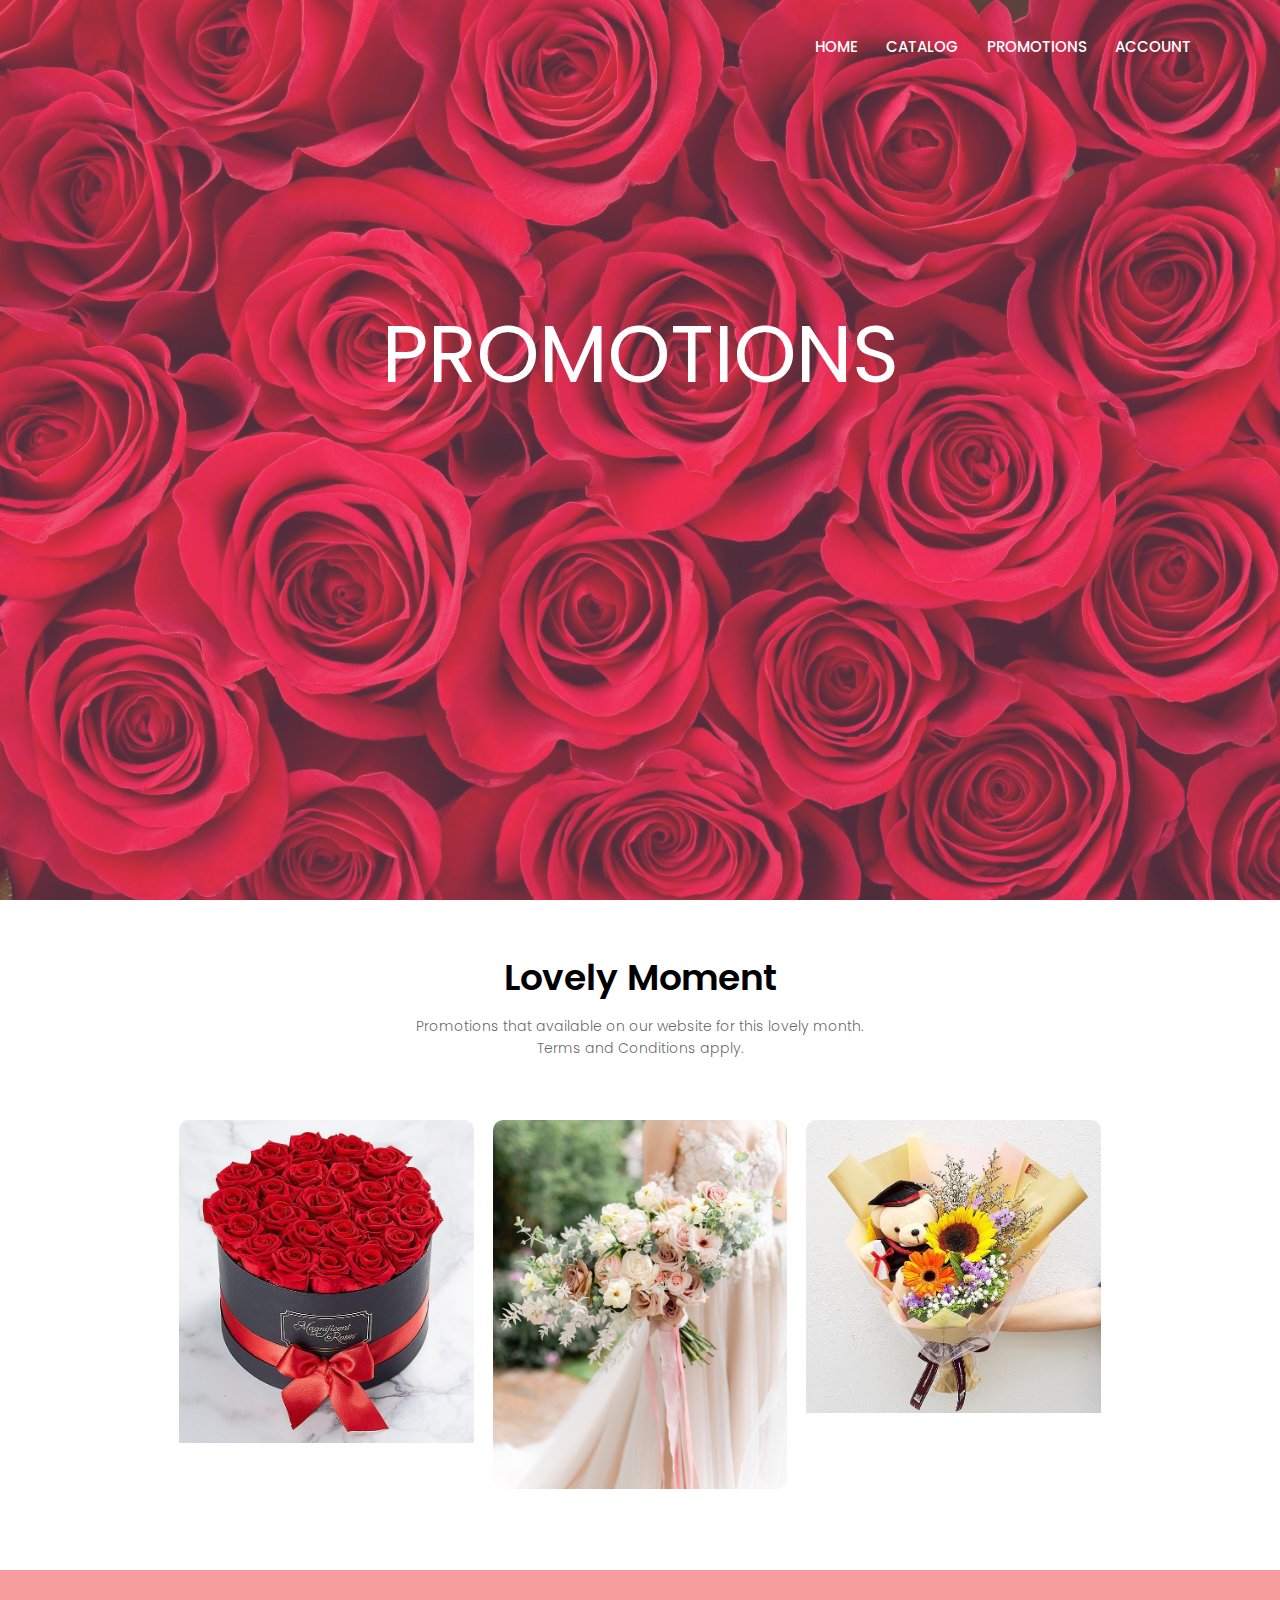
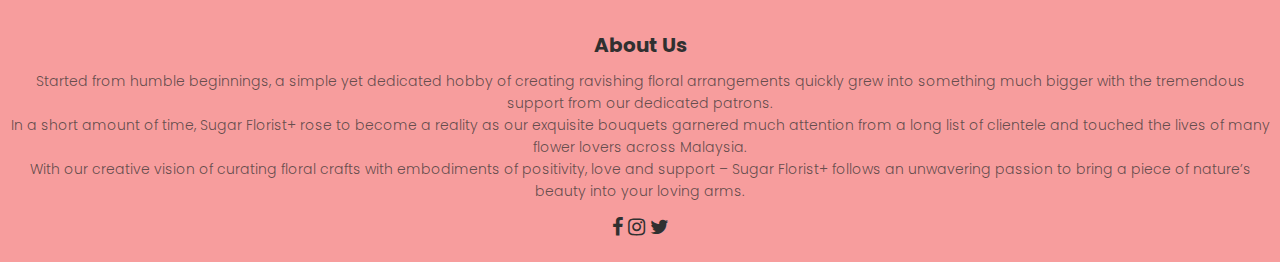
<file: promotion.html>
<!DOCTYPE html>
<html lang="en">
<head>
    <meta name="viewport" content="width=device-width, initial-scale=1.0">
    <title>Sugar Florist+</title>
    <link rel="shorcut icon" type="image/jpg" href="images/favicon.jpg">
    <link rel="stylesheet" href="style.css">
    <link rel="preconnect" href="https://fonts.googleapis.com">
<link rel="preconnect" href="https://fonts.gstatic.com" crossorigin>
<link href="https://fonts.googleapis.com/css2?family=Poppins:wght@100;200;300;400;500;600;700&display=swap" rel="stylesheet">
<link rel="stylesheet" href="https://stackpath.bootstrapcdn.com/font-awesome/4.7.0/css/font-awesome.min.css">
</head>
<body>
<section class="sub-header">
        <nav>
            <div class="nav-links" id="navLinks">
                <i class="fa fa-times" onclick="hiddenMenu()"></i>
                <ul>
                    <li><a href="">HOME</a></li>
                    <li><a href="">CATALOG</a></li>
                    <li><a href="">PROMOTIONS</a></li>
                    <li><a href="">ACCOUNT</a></li>
                </ul>
            </div>
            <i class="fa fa-bars"  onclick="showMenu()"></i>
        </nav>
        <h1>PROMOTIONS</h1>
</section>

<!--- Promotions --->

<section class="promo">
    <h1>Lovely Moment</h1>
    <p>Promotions that available on our website for this lovely month.<br> Terms and Conditions apply.</p>

<div class="row">
    <div class="promo-col">
        <img src="images/vv.jpg">
        <div class="layer">
            <h3>VALENTINE SPECIAL </h3>
        </div>
    </div>
    <div class="promo-col">
        <img src="images/weds.png">
        <div class="layer">
            <h3>THE BRIDAL</h3>
        </div>
    </div>
    <div class="promo-col">
        <img src="images/grad.jpg">
        <div class="layer">
            <h3>SPECIALLY GRAD</h3>
        </div>
    </div>
</div>
</section>






<!--- Footer --->

<section class="footer">
    <h4>About Us</h4>
    <p>Started from humble beginnings, a simple yet dedicated hobby of creating ravishing floral arrangements quickly grew into something much bigger with the tremendous support from our dedicated patrons. <br>
        In a short amount of time, Sugar Florist+ rose to become a reality as our exquisite bouquets garnered much attention from a long list of clientele and touched the lives of many flower lovers across Malaysia.<br> With our creative vision of curating floral crafts with embodiments of positivity, love and support – Sugar Florist+ follows an unwavering passion to bring a piece of nature’s beauty into your loving arms.

    </p>
        <div class="icons">
            <i class="fa fa-facebook"></i>
            <i class="fa fa-instagram"></i>
            <i class="fa fa-twitter"></i>
        </div>
        


</section>













<!---JScript 4 toggle menu--->
<script>

    var navLinks = document.getElementById("navLinks")

    function showMenu(){
        navLinks.style.right = "0";
    }
    function hiddenMenu(){
        navLinks.style.right = "-200px";
    }

</script>

    
</body>
</html>
</file>
<file: style.css>
*{
    margin: 0;
    padding: 0;
    font-family: 'Poppins', sans-serif;
}
.header{
    min-height: 100vh;
    width: 100%;
    background-image: linear-gradient(rgba(219, 122, 162, 0.363),rgba(219, 122, 162, 0.363)),url(images/rosy.jpg);
    background-size: cover;
    background-position: center;
    position: relative;
}
nav{
    display: flex;
    padding: 2% 6%;
    justify-content: space-between;
    align-items: center;
}
nav img{
    width: 150px;
}
.nav-links{
    flex: 1;
    text-align: right;
}
.nav-links ul li{
    list-style: none;
    display: inline-block;
    padding: 8px 12px;
    position: relative;
}
.nav-links ul li a{
    color: rgb(255, 255, 255);
    text-decoration: double;
    font-size: 15px;
}
.nav-links ul li::after{
    content: '';
    width: 0%;
    height: 2px;
    background:#f7f5f5;
    display: block;
    margin: auto;
    transition: 0.5s;
}
.nav-links ul li:hover::after{
    width: 100%;
}
.text-box{
    width: 90%;
    color: rgb(0, 0, 0);
    position: absolute;
    top: 50%;
    left: 50%;
    transform: translate(-50%,-50%);
    text-align: center;
}
.text-box h1{
    font-size: 80px;
    font-weight: 400;
}
.text-box p{
    margin: 10px 0 40px;
    font-size: 18px;
    color:rgb(255, 255, 255) ;  
}
.hero-btn{
    display: inline-block;
    text-decoration: none;
    color: rgb(255, 255, 255);
    border: 1px solid rgb(0, 0, 0);
    padding: 12px 34px;
    font-size: 14px;
    background: rgb(0, 0, 0);
    position: relative;
    cursor: pointer;
}
.hero-btn:hover{
    border: 1px solid rgb(255, 255, 255);
    background: rgb(255, 255, 255) ;
    color: rgb(0, 0, 0);
    transition: 0.5s;
}
nav .fa{
    display: none;
}


@media(max-width:700px){
    .text-box h1{
        font-size: 20px;
    }
    .nav-links ul li{
        display: block;
    }
    .nav-links{
        position:absolute ;
        background:rgba(209, 48, 48, 0.425) ;
        height: 100vh;
        width: 200px;
        top: 0;
        right: -200px;
        text-align: left;
        z-index: 2;
        transition: 1s;
    }
    nav .fa{
        display: block;
        color: #fff;
        margin: 10px;
        font-size: 22px;
        cursor: pointer;
    }
    .nav-links ul{
        padding:30px ;
    }
}

/*----- Looking -----*/

.Looking{
    width: 80%;
    margin: auto;
    text-align: center;
    padding-top: 100px;
}
h1{
    font-size: 36px;
    font-weight: 600;
}
p{
    color: rgba(48, 48, 48, 0.74);
    font-size: 14px;
    font-weight: 300;
    line-height: 22px;
    padding: 10px;
}

.row{
    margin: 5%;
    display: flex;
    justify-content: space-between;
}
.Looking-col{
    flex-basis: 31%;
    background: rgba(197, 47, 47, 0.733) ;
    border-radius: 10px;
    margin-bottom: 5%;
    padding: 20px 12px ;
    box-sizing: border-box;
    transition: 0.5s;
}
h3{
    text-align: center;
    font-weight: 600;
    margin: 15px 0;
}
.Looking-col:hover{
    box-shadow: 0 0 20px 0px rgba(0,0,0,0.2);
}
@media (max-width:700px){
    .row{
        flex-direction: column;
    }
}

/*----fresh----*/

.fresh{
    width: 80%;
    margin: auto;
    text-align: center;
    padding-top: 50px;
}
.fresh-col{
    flex-basis: 32%;
    border-radius: 10px;
    margin-bottom: 30px;
    position: relative;
    overflow: hidden;
}
.fresh-col img{
    width: 100%;
    display:block;
}
.layer{
    background: transparent;
    height: 100%;
    width: 100%;
    position: absolute;
    top: 0;
    left: 0;
    transition: 0.5s;
}
.layer:hover{
    background: rgba(54, 54, 54, 0.24);
}
.layer h3{
    width: 100%;
    font-weight: 400;
    color: rgb(0, 0, 0);
    font-size: 25px;
    bottom: 0;
    left:50%;
    transform: translateX(-50%);
    position: absolute;
    opacity: 0;
    transition: 0.5s;
}
.layer:hover h3{
    bottom: 50%;
    opacity: 1;
}

/*---- Our Branches ----*/

.branch{
    width: 80%;
    margin: auto;
    text-align: center;
    padding-top: 100px;
}
.branch-col{
    flex-basis: 31%;
    border-radius: 10px;
    margin-bottom: 5%;
    text-align: left;
}
.branch-col img{
    width: 100%;
    border-radius: 10px;
}
.branch-col p{
    padding: 0;
}
.branch-col h3{
    margin-top: 16px;
    margin-bottom: 15px;
    text-align: center;
}

/*------ feedback ----*/

.feedback{
    width: 80%;
    margin: auto;
    padding-top: 100px;
    text-align: center;
}
.feedback-col{
   flex-basis: 31%;
    border-radius: 10px;
    margin-bottom: 5%;
    text-align: left;
    background: rgba(197, 47, 47, 0.733);
    padding: 10px;
    cursor: pointer;
    display: flex;
}
.feedback-col img{
    height: 100px;
    margin-left: 5px;
    margin-right: 30px;
    border-radius: 15%;
    margin: center;
    width: 100%;
    border-radius: 10px;
}
.feedback-col p{
    padding: 0;
}
.feedback-col h3{
    margin-top: 15px;
    text-align: left;
}
.feedback-col .fa{
    color: rgb(252, 219, 34);
}
@media(max-width:700px){
    .feedback-col img{
        
        margin-left: 0px;
        margin-right: 15px;

    }
           
}

/*---- terms & conditions ----*/

.terms{
    margin: 100px auto;
    width: 80%;
    background-image: linear-gradient(rgba(0,0,0,0.7),rgba(0,0,0,0.7)),url(images/terms.jpg);
    background-position: center;
    background-size: cover;
    border-radius: 10px;
    text-align: center;
    padding: 100px 0;

}
.terms h1{
    color: #fff;
    margin-bottom: 40px;
    padding: 0;
}
@media(max-width:700px){
    .cta h1{
        font-size: 24px;
    }
}

/*-------footer------*/

.footer{
    background:#ed16166b ;
    color: #303030;
    font-size: 20px;
    font-weight: 400;
    padding: 60px 0 20px;
    text-align: center;
}
.footer:p{
    color: #303030;
}
.footer h3{
    color: #fff;
    margin-bottom: 20px;
}
.footer-col-1, .footer-col-2, .footer-col-3, .footer-col-4{
    min-width: 250px;
    margin-bottom: 20px;
}
.footer-col-1{
    flex-basis: 30%;
}
.footer-col-2{
    flex: 1;
    text-align: center;
}
.footer-col-2 img{
    width:180px ;
    margin-bottom: 20px;
}
    
/*------ Catalog ------*/
.sub-header{
    height: 100vh;
    width: 100%;
    background-image: linear-gradient(rgba(219, 122, 162, 0.363),rgba(219, 122, 162, 0.363)),url(images/rosy.jpg);
    background-position: center;
    background-size: cover;
    text-align: center;
    font-weight: 500;
    color: #fff;
}
.sub-header h1{
    margin-top: 200px;
    font-weight: 400;
    font-size: 80px;
    text-align: center;
}

.catalog{
    width:90%;
    margin: auto;
    padding-top: 80px;
    padding-bottom: 80px;
}

.catalog-col{
    flex-basis: 38%;
    padding: 80px 2px;
    text-align: justify;
}

.catalog-col img{
    max-width: 150%;
    padding: 50px 0;
    height:max-content;
    display: flex;
    align-items: center;
    flex-wrap: wrap;
    justify-content: space-around;
}

.catalog-col h1{
    font-weight: 400;
    color: #c35959;
}
.catalog-col p{
    font-weight: 400;
    font-size: 15px;
    color: rgb(67, 67, 67);
}
.catalog-col p1{
    font-weight: 300;
    font-size: 13px;
    font-style: oblique;
    color: #909090df;
}
.catalog-col h2{
    font-weight: 300;
    font-style: oblique;
    color: #909090e0;
    
}

.catalog-col h3{
    font-weight: 500;
    font-size: 24px;
    text-align: justify;
    color: #c35959;
}

/*----- Like This ------*/
.categories{
    margin:70px 0;
}
.col-3{
    flex-basis: 30%;
    min-width: 250px;
    margin-bottom: 30px;
    text-align: center;
    transition: transform 0.5s;
    
    
}
.col-3 img{
    width: 100%;
}
.small-container{
    max-width: 1080px;
    margin: auto;
    padding-left: 25px;
    padding-right: 25px;
}
.small-container h4{
    width: 80%;
    margin: auto;
    text-align: center;
    padding-top: 100px;
    font-size: 36px;
    font-weight: 600;
}

.rating{
    color:rgb(252, 219, 34)
}

.col-3:hover{
    transform: translateY(-5px);
}
.col-3 p{
    text-align: center;
    font-weight: 400;
    font-size: 20px;
    margin: 15px;
    color: #c35959;
}

.red-btn{
    color: rgb(255, 255, 255);
    border: 1px solid rgb(0, 0, 0);
    background: rgb(0, 0, 0);
}

.red-btn:hover{
    border: 1px solid rgb(0, 0, 0);
    background: rgb(255, 255, 255) ;
    color: rgb(0, 0, 0);
    transition: 0.5s;
}

/*----- Best sellers ----*/
.categories{
    margin:70px 0;
}
.col-4{
    flex-basis: 30%;
    min-width: 250px;
    margin-bottom: 30px;
    text-align: center;
    transition: transform 0.5s;
        
}
.col-4 img{
    width: 100%;
}
.col-4 p{
    text-align: center;
    font-weight: 400;
    font-size: 20px;
    margin: 15px;
    color: #c35959;
}
.col-4:hover{
    transform: translateY(-5px);
}   
.small-container{
    max-width: 1080px;
    margin: auto;
    padding-left: 25px;
    padding-right: 25px;
}
.small-container h5{
    width: 80%;
    margin: auto;
    text-align: center;
    padding-top: 100px;
    font-size: 36px;
    font-weight: 600;
}

.rating{
    color:rgb(252, 219, 34)
}

.col-3:hover{
    transform: translateY(-5px);
}
/*----- Promotion -------*/

.promo{
    width: 80%;
    margin: auto;
    text-align: center;
    padding-top: 50px;
}
.promo-col{
    flex-basis: 32%;
    border-radius: 10px;
    margin-bottom: 30px;
    position: relative;
    overflow: hidden;
}
.promo-col img{
    width: 100%;
    display:block;
}
.layer{
    background: transparent;
    height: 100%;
    width: 100%;
    position: absolute;
    top: 0;
    left: 0;
    transition: 0.5s;
}
.layer:hover{
    background: rgba(54, 54, 54, 0.24);
}
.layer h3{
    width: 100%;
    font-weight: 300;
    color: rgb(255, 255, 255);
    font-size: 30px;
    bottom: 0;
    left:50%;
    transform: translateX(-50%);
    position:absolute;
    opacity: 0;
    transition: 0.5s;
}
.layer:hover h3{
    bottom: 30%;
    opacity: 1;
}

/*----- Account  -----*/

.Login-Box-col{
    width: 320px;
    height: 420px;
    background: #000;
    color: #fff;
    top: 50%;
    left: 50%;
    position: absolute;
    transform: translate(-50%,-50%);
    box-sizing:border-box ;
}
.images{
    width: 100px;
    height: 100px;
    border-radius: 50%;
    position: absolute;
    top: -50px;
    left: 25%;
}
</file>
